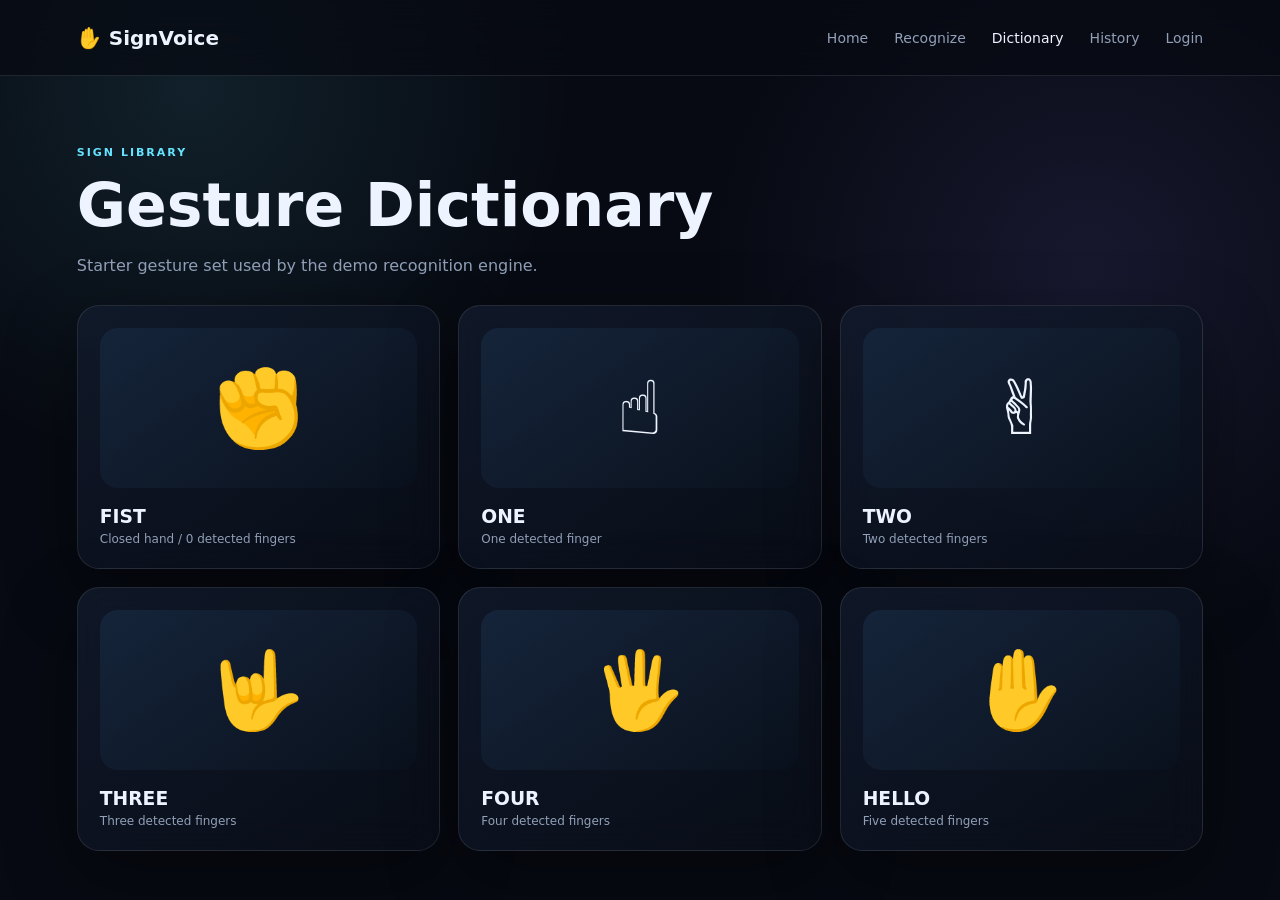
<file: frontend/dictionary.html>
<!DOCTYPE html><html lang="en"><head><meta charset="UTF-8"><meta name="viewport" content="width=device-width,initial-scale=1.0">
<title>Dictionary | SignVoice</title><link rel="stylesheet" href="css/global.css"><link rel="stylesheet" href="css/dictionary.css"><link rel="stylesheet" href="css/responsive.css"></head>
<body><header class="navbar"><a class="brand" href="index.html">✋ SignVoice</a><nav><a href="index.html">Home</a><a href="recognition.html">Recognize</a><a class="active" href="dictionary.html">Dictionary</a><a href="history.html">History</a><a href="login.html" id="navAuth">Login</a></nav></header>
<main class="content-page"><div class="page-heading"><p class="eyebrow">SIGN LIBRARY</p><h1>Gesture Dictionary</h1><p>Starter gesture set used by the demo recognition engine.</p></div><div class="dictionary-grid" id="dictionaryGrid"></div></main>
<script type="module" src="js/dictionary.js"></script></body></html>
</file>
<file: frontend/css/global.css>
:root{--bg:#070a12;--panel:#0e1422;--text:#eef4ff;--muted:#91a0b8;--accent:#66e3ff;--accent2:#8b7cff;--border:rgba(255,255,255,.10);--shadow:0 24px 70px rgba(0,0,0,.38)}
*{box-sizing:border-box}html{scroll-behavior:smooth}body{margin:0;background:radial-gradient(circle at 15% 10%,rgba(102,227,255,.10),transparent 28%),radial-gradient(circle at 85% 30%,rgba(139,124,255,.12),transparent 30%),var(--bg);color:var(--text);font-family:Inter,system-ui,-apple-system,Segoe UI,sans-serif;min-height:100vh}a{text-decoration:none;color:inherit}
.navbar{height:76px;display:flex;align-items:center;justify-content:space-between;padding:0 6%;border-bottom:1px solid var(--border);background:rgba(7,10,18,.72);backdrop-filter:blur(18px);position:sticky;top:0;z-index:20}.brand{font-weight:800;font-size:20px}.navbar nav{display:flex;gap:26px;color:var(--muted);font-size:14px}.navbar nav a:hover,.navbar nav a.active{color:var(--text)}
.glass{background:linear-gradient(145deg,rgba(18,27,45,.82),rgba(9,14,25,.78));border:1px solid var(--border);box-shadow:var(--shadow);backdrop-filter:blur(18px)}
.btn{border:1px solid var(--border);border-radius:14px;padding:13px 18px;font-weight:700;cursor:pointer;font-size:14px;transition:.2s;display:inline-flex;align-items:center;justify-content:center}.btn:hover{transform:translateY(-2px)}.primary{background:linear-gradient(135deg,var(--accent),#7b8cff);color:#06101b;border:0}.secondary{background:rgba(255,255,255,.05);color:var(--text)}.ghost{background:transparent;color:var(--muted)}.full{width:100%}
.eyebrow{color:var(--accent);font-size:11px;font-weight:800;letter-spacing:2px}.muted{color:var(--muted)}footer{text-align:center;color:#66758e;padding:40px 20px;font-size:12px}.page-heading{margin-bottom:30px}.page-heading h1{font-size:clamp(34px,5vw,60px);margin:8px 0}.page-heading p:not(.eyebrow){color:var(--muted)}.content-page,.recognition-page{width:min(1200px,88%);margin:70px auto}.message{min-height:20px;color:var(--accent);font-size:13px}.error{color:#ff7f9d;font-size:13px;min-height:20px}
</file>
<file: frontend/css/dictionary.css>
.dictionary-grid{display:grid;grid-template-columns:repeat(3,1fr);gap:18px}.gesture-card{padding:22px;border-radius:22px}.gesture-icon{height:160px;border-radius:18px;background:linear-gradient(145deg,#15243a,#0a111d);display:grid;place-items:center;font-size:75px;margin-bottom:18px}.gesture-card h3{margin:0 0 5px}.gesture-card p{margin:0;color:var(--muted);font-size:12px}
</file>
<file: frontend/css/responsive.css>
@media(max-width:900px){.hero{grid-template-columns:1fr;gap:35px;padding:60px 0}.hero-visual{height:480px}.recognition-grid{grid-template-columns:1fr}.dictionary-grid{grid-template-columns:repeat(2,1fr)}}
@media(max-width:650px){.navbar{height:auto;min-height:70px;padding:14px 5%;align-items:flex-start;gap:12px}.navbar nav{gap:12px;flex-wrap:wrap;justify-content:flex-end;font-size:11px}.hero h1{font-size:54px;letter-spacing:-3px}.hero-visual{height:400px}.camera-card{width:82%}.camera-screen{height:220px}.dictionary-grid{grid-template-columns:1fr}.history-row{grid-template-columns:1fr}.content-page,.recognition-page{width:92%;margin:45px auto}.result-label{font-size:35px}.controls .btn{flex:1}.auth-card{padding:25px}}
</file>
